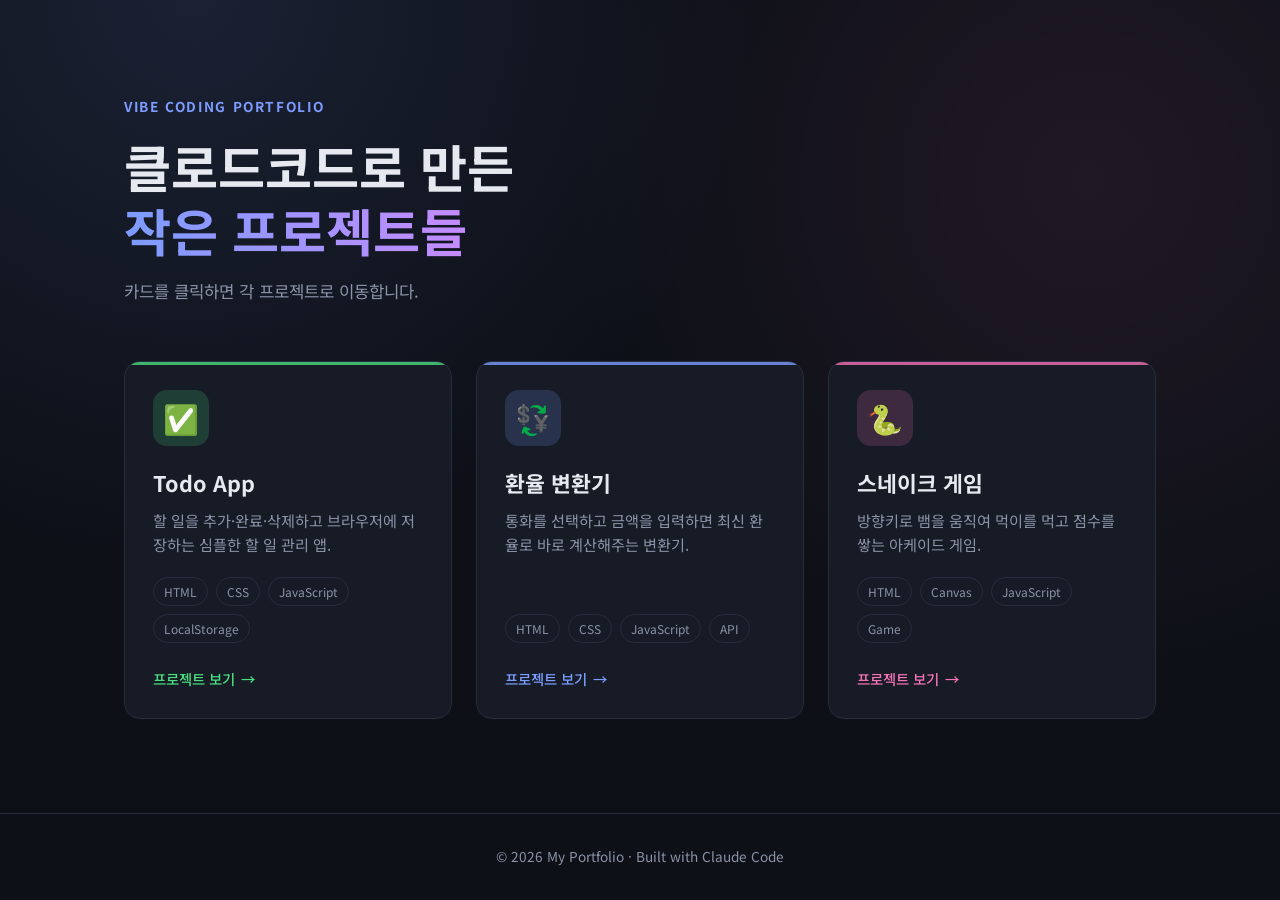
<file: index.html>
<!DOCTYPE html>
<html lang="ko">
<head>
  <meta charset="UTF-8">
  <meta name="viewport" content="width=device-width, initial-scale=1.0">
  <title>My Portfolio</title>
  <link rel="preconnect" href="https://fonts.googleapis.com">
  <link href="https://fonts.googleapis.com/css2?family=Noto+Sans+KR:wght@400;500;700&display=swap" rel="stylesheet">
  <link rel="stylesheet" href="style.css">
</head>
<body>
  <header class="hero">
    <p class="eyebrow">Vibe Coding Portfolio</p>
    <h1>클로드코드로 만든<br><span class="accent">작은 프로젝트들</span></h1>
    <p class="subtitle">카드를 클릭하면 각 프로젝트로 이동합니다.</p>
  </header>

  <main>
    <section class="grid" id="projects" aria-label="프로젝트 목록"></section>
  </main>

  <footer class="footer">
    <p>&copy; <span id="year"></span> My Portfolio · Built with Claude Code</p>
  </footer>

  <script src="main.js"></script>
</body>
</html>
</file>
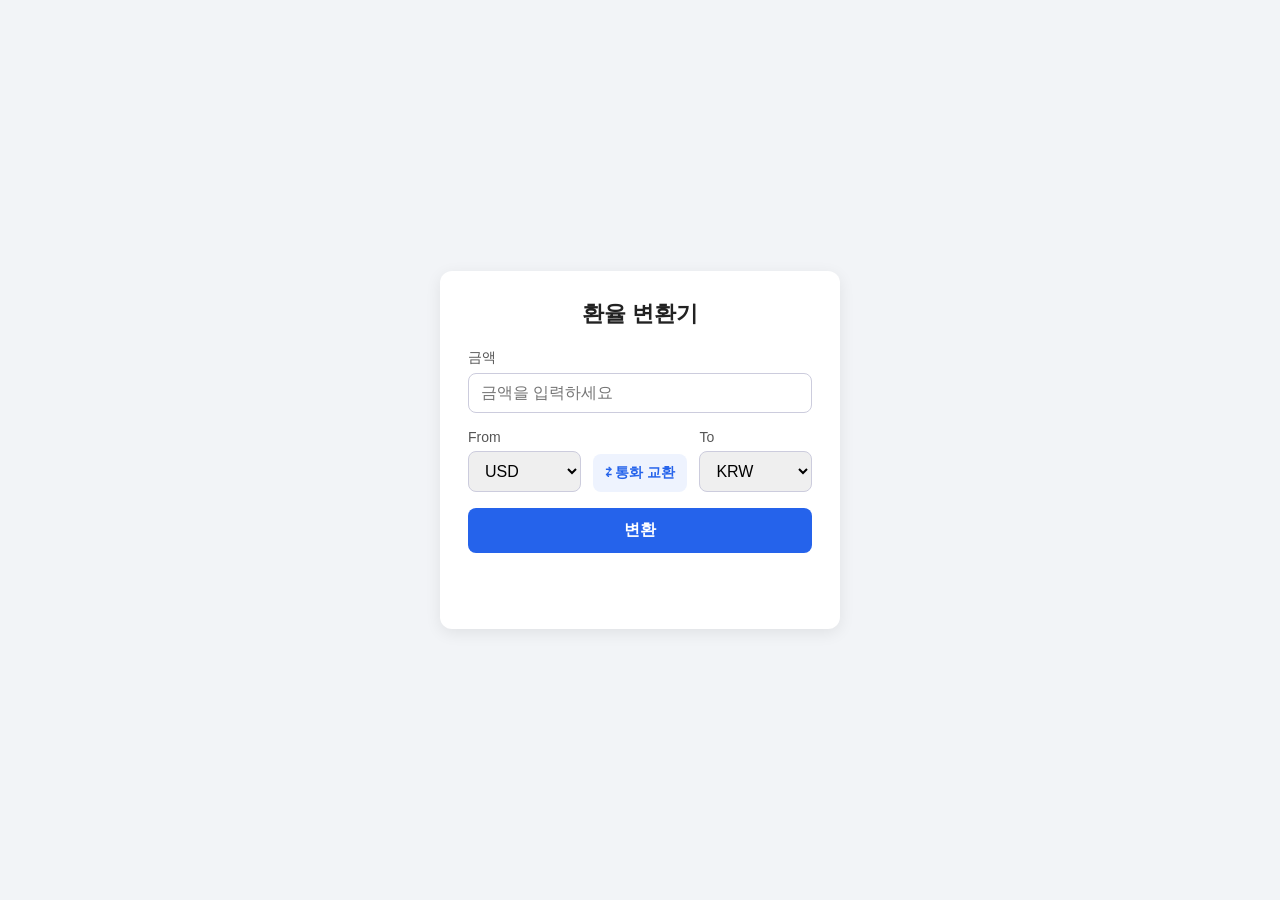
<file: projects/exchange/index.html>
<!DOCTYPE html>
<html lang="ko">
<head>
  <meta charset="UTF-8">
  <meta name="viewport" content="width=device-width, initial-scale=1.0">
  <title>환율 변환기</title>
  <link rel="stylesheet" href="style.css">
</head>
<body>
  <main class="converter">
    <h1>환율 변환기</h1>

    <label for="amount">금액</label>
    <input type="number" id="amount" min="0" step="any" placeholder="금액을 입력하세요">

    <div class="row">
      <div class="field">
        <label for="from">From</label>
        <select id="from">
          <option value="USD">USD</option>
          <option value="EUR">EUR</option>
          <option value="KRW">KRW</option>
          <option value="JPY">JPY</option>
        </select>
      </div>
      <button type="button" id="swap-btn" title="From/To 통화 교환">⇄ 통화 교환</button>
      <div class="field">
        <label for="to">To</label>
        <select id="to">
          <option value="USD">USD</option>
          <option value="EUR">EUR</option>
          <option value="KRW" selected>KRW</option>
          <option value="JPY">JPY</option>
        </select>
      </div>
    </div>

    <button id="convert">변환</button>

    <div id="result" class="result"></div>
  </main>

  <script src="main.js"></script>
</body>
</html>
</file>
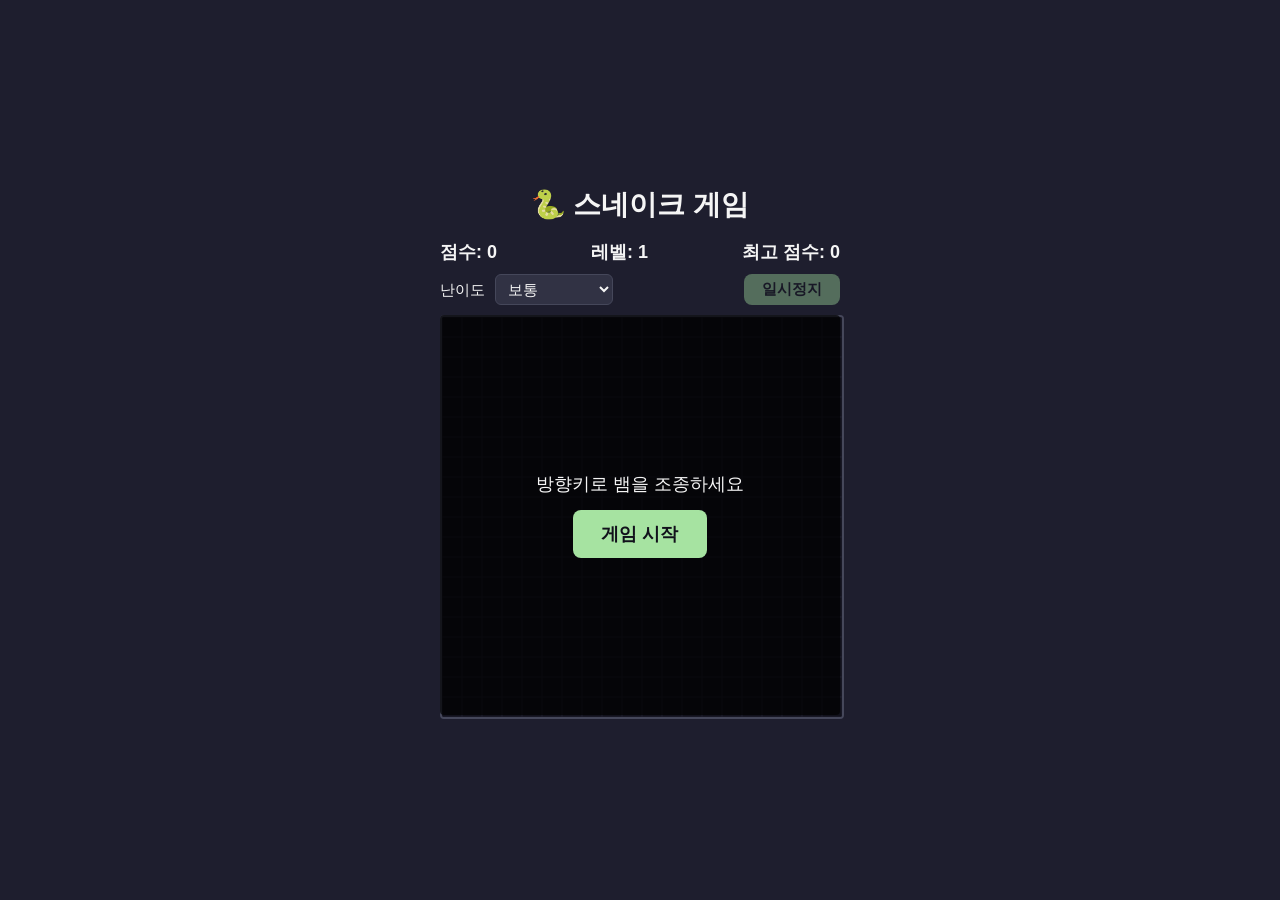
<file: projects/snake/index.html>
<!DOCTYPE html>
<html lang="ko">
<head>
  <meta charset="UTF-8" />
  <meta name="viewport" content="width=device-width, initial-scale=1.0" />
  <title>스네이크 게임</title>
  <link rel="stylesheet" href="style.css" />
</head>
<body>
  <main class="container">
    <h1>🐍 스네이크 게임</h1>

    <div class="scoreboard">
      <div>점수: <span id="score">0</span></div>
      <div>레벨: <span id="level">1</span></div>
      <div>최고 점수: <span id="high-score">0</span></div>
    </div>

    <div class="controls">
      <label>
        난이도
        <select id="difficulty">
          <option value="200">쉬움</option>
          <option value="150" selected>보통</option>
          <option value="100">어려움</option>
          <option value="50">매우 어려움</option>
        </select>
      </label>
      <button id="pause-btn" class="small" disabled>일시정지</button>
    </div>

    <div class="board">
      <canvas id="game" width="400" height="400"></canvas>

      <div id="start-screen" class="overlay">
        <p>방향키로 뱀을 조종하세요</p>
        <button id="start-btn">게임 시작</button>
      </div>

      <div id="pause-screen" class="overlay hidden">
        <h2 class="paused">일시정지</h2>
      </div>

      <div id="gameover-screen" class="overlay hidden">
        <h2>게임 오버</h2>
        <p>점수: <span id="final-score">0</span> · 레벨: <span id="final-level">1</span></p>
        <button id="restart-btn">다시 시작</button>
      </div>
    </div>
  </main>

  <script src="main.js"></script>
</body>
</html>
</file>
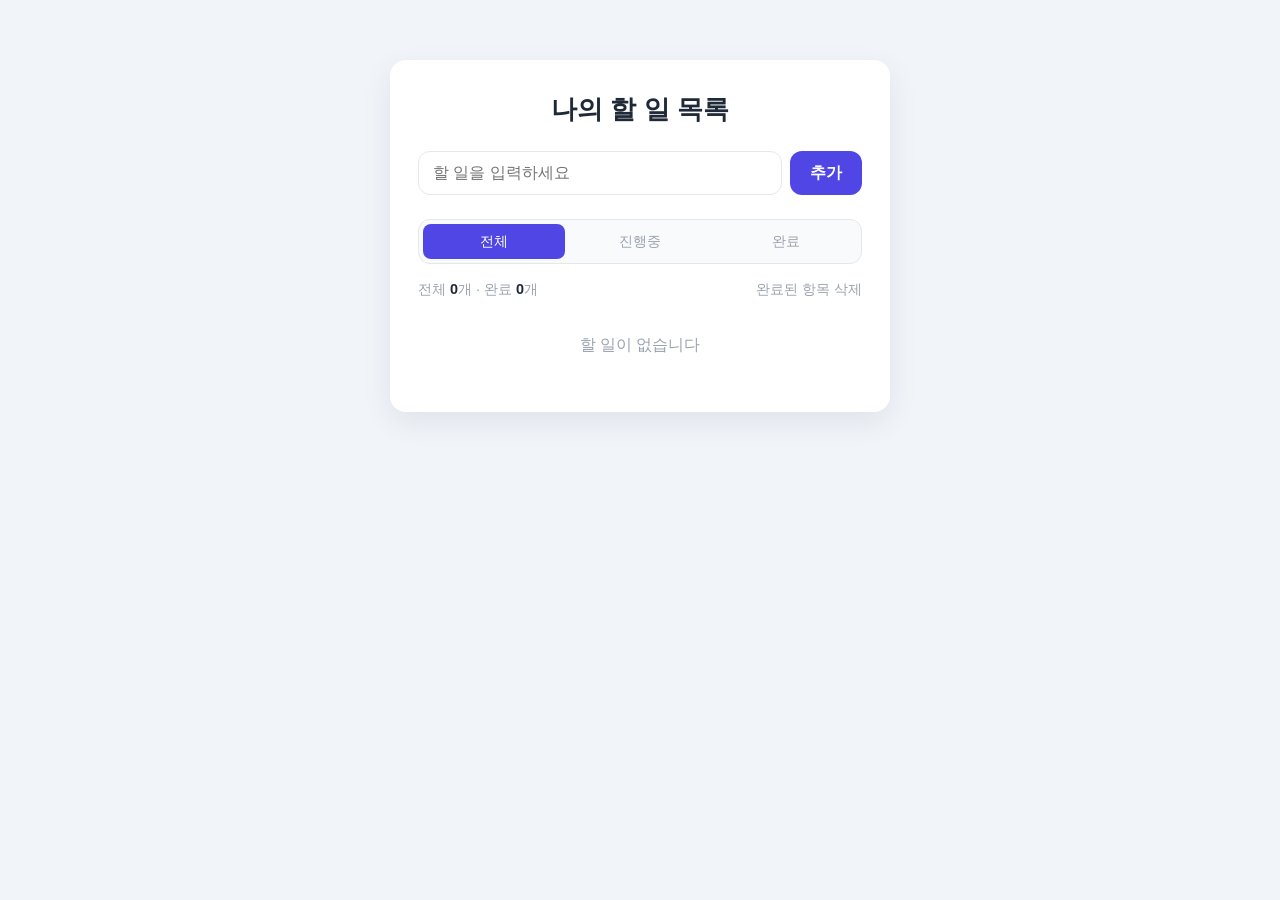
<file: projects/todo/index.html>
<!DOCTYPE html>
<html lang="ko">
<head>
  <meta charset="UTF-8">
  <meta name="viewport" content="width=device-width, initial-scale=1.0">
  <title>나의 할 일 목록</title>
  <link rel="stylesheet" href="style.css">
</head>
<body>
  <main class="container">
    <div class="card">
      <h1 class="title">나의 할 일 목록</h1>

      <form class="todo-form" id="todo-form">
        <input
          type="text"
          id="todo-input"
          class="todo-input"
          placeholder="할 일을 입력하세요"
          autocomplete="off"
        >
        <button type="submit" id="add-button" class="add-button">추가</button>
      </form>

      <div class="filters" id="filters">
        <button type="button" class="filter-button active" data-filter="all">전체</button>
        <button type="button" class="filter-button" data-filter="active">진행중</button>
        <button type="button" class="filter-button" data-filter="completed">완료</button>
      </div>

      <div class="toolbar">
        <p class="todo-stats" id="todo-stats"></p>
        <button type="button" class="clear-button" id="clear-completed">완료된 항목 삭제</button>
      </div>

      <ul class="todo-list" id="todo-list"></ul>
    </div>
  </main>

  <script src="main.js"></script>
</body>
</html>
</file>
<file: style.css>
:root {
  --bg: #0d1017;
  --surface: #161b25;
  --surface-hover: #1c2230;
  --border: #262d3d;
  --text: #e6e9ef;
  --text-muted: #8b93a7;
  --accent: #7c9cff;
  --radius: 16px;
}

* {
  margin: 0;
  padding: 0;
  box-sizing: border-box;
}

body {
  min-height: 100vh;
  background:
    radial-gradient(circle at 15% 0%, rgba(124, 156, 255, 0.12), transparent 40%),
    radial-gradient(circle at 85% 20%, rgba(255, 124, 196, 0.08), transparent 40%),
    var(--bg);
  color: var(--text);
  font-family: "Noto Sans KR", system-ui, sans-serif;
  line-height: 1.6;
  display: flex;
  flex-direction: column;
}

/* ---------- Hero ---------- */
.hero {
  max-width: 1080px;
  width: 100%;
  margin: 0 auto;
  padding: 96px 24px 56px;
}

.eyebrow {
  color: var(--accent);
  font-size: 0.85rem;
  font-weight: 700;
  letter-spacing: 0.12em;
  text-transform: uppercase;
  margin-bottom: 16px;
}

.hero h1 {
  font-size: clamp(2rem, 5vw, 3.2rem);
  line-height: 1.25;
  font-weight: 700;
  margin-bottom: 16px;
}

.accent {
  background: linear-gradient(90deg, #7c9cff, #c58bff);
  -webkit-background-clip: text;
  background-clip: text;
  color: transparent;
}

.subtitle {
  color: var(--text-muted);
  font-size: 1.05rem;
}

/* ---------- Grid ---------- */
main {
  flex: 1;
  max-width: 1080px;
  width: 100%;
  margin: 0 auto;
  padding: 0 24px 80px;
}

.grid {
  display: grid;
  grid-template-columns: repeat(auto-fit, minmax(280px, 1fr));
  gap: 24px;
}

/* ---------- Card ---------- */
.card {
  position: relative;
  display: flex;
  flex-direction: column;
  background: var(--surface);
  border: 1px solid var(--border);
  border-radius: var(--radius);
  padding: 28px;
  color: inherit;
  text-decoration: none;
  overflow: hidden;
  opacity: 0;
  animation: fadeUp 0.6s ease forwards;
  transition: transform 0.25s ease, border-color 0.25s ease, background 0.25s ease, box-shadow 0.25s ease;
}

.card::before {
  content: "";
  position: absolute;
  inset: 0 0 auto 0;
  height: 3px;
  background: var(--card-color);
  opacity: 0.8;
}

.card:hover,
.card:focus-visible {
  transform: translateY(-6px);
  background: var(--surface-hover);
  border-color: var(--card-color);
  box-shadow: 0 16px 40px -12px var(--card-glow);
  outline: none;
}

.card-icon {
  width: 56px;
  height: 56px;
  display: grid;
  place-items: center;
  font-size: 1.8rem;
  border-radius: 14px;
  background: var(--card-glow);
  margin-bottom: 20px;
}

.card h2 {
  font-size: 1.35rem;
  font-weight: 700;
  margin-bottom: 8px;
}

.card p {
  color: var(--text-muted);
  font-size: 0.95rem;
  margin-bottom: 20px;
  flex: 1;
}

.tags {
  display: flex;
  flex-wrap: wrap;
  gap: 8px;
  margin-bottom: 24px;
  list-style: none;
}

.tags li {
  font-size: 0.75rem;
  padding: 4px 10px;
  border-radius: 999px;
  border: 1px solid var(--border);
  color: var(--text-muted);
}

.card-link {
  font-size: 0.9rem;
  font-weight: 500;
  color: var(--card-color);
  display: inline-flex;
  align-items: center;
  gap: 6px;
}

.card-link .arrow {
  transition: transform 0.25s ease;
}

.card:hover .arrow {
  transform: translateX(4px);
}

@keyframes fadeUp {
  from { opacity: 0; transform: translateY(20px); }
  to   { opacity: 1; transform: translateY(0); }
}

/* ---------- Footer ---------- */
.footer {
  text-align: center;
  padding: 32px 24px;
  color: var(--text-muted);
  font-size: 0.85rem;
  border-top: 1px solid var(--border);
}

@media (max-width: 600px) {
  .hero { padding: 64px 16px 40px; }
  main { padding: 0 16px 56px; }
}

@media (prefers-reduced-motion: reduce) {
  .card { animation: none; opacity: 1; transition: none; }
}
</file>
<file: projects/exchange/style.css>
* {
  box-sizing: border-box;
}

body {
  margin: 0;
  min-height: 100vh;
  display: flex;
  align-items: center;
  justify-content: center;
  background: #f2f4f7;
  font-family: "Pretendard", "Malgun Gothic", sans-serif;
  color: #222;
}

.converter {
  width: 100%;
  max-width: 400px;
  margin: 16px;
  padding: 28px;
  background: #fff;
  border-radius: 12px;
  box-shadow: 0 4px 16px rgba(0, 0, 0, 0.08);
}

h1 {
  margin: 0 0 20px;
  font-size: 22px;
  text-align: center;
}

label {
  display: block;
  margin-bottom: 6px;
  font-size: 14px;
  color: #555;
}

input,
select {
  width: 100%;
  padding: 10px 12px;
  font-size: 16px;
  border: 1px solid #ccd;
  border-radius: 8px;
  margin-bottom: 16px;
}

.row {
  display: flex;
  gap: 12px;
}

.field {
  flex: 1;
  min-width: 0;
}

#swap-btn {
  width: auto;
  align-self: flex-end;
  margin-bottom: 16px;
  padding: 10px 12px;
  font-size: 14px;
  white-space: nowrap;
  color: #2563eb;
  background: #eef3fe;
}

#swap-btn:hover {
  background: #dce6fd;
}

button {
  width: 100%;
  padding: 12px;
  font-size: 16px;
  font-weight: bold;
  color: #fff;
  background: #2563eb;
  border: none;
  border-radius: 8px;
  cursor: pointer;
}

button:hover {
  background: #1d4ed8;
}

button:disabled {
  background: #93a8d8;
  cursor: default;
}

.result {
  margin-top: 20px;
  min-height: 28px;
  font-size: 20px;
  font-weight: bold;
  text-align: center;
}

.result.error {
  font-size: 15px;
  color: #d33;
}
</file>
<file: projects/snake/style.css>
* {
  box-sizing: border-box;
  margin: 0;
  padding: 0;
}

body {
  min-height: 100vh;
  display: flex;
  align-items: center;
  justify-content: center;
  background: #1e1e2e;
  color: #f5f5f5;
  font-family: "Segoe UI", "Malgun Gothic", sans-serif;
}

.container {
  text-align: center;
}

h1 {
  margin-bottom: 16px;
  font-size: 28px;
}

.scoreboard {
  display: flex;
  justify-content: space-between;
  width: 400px;
  margin: 0 auto 10px;
  font-size: 18px;
  font-weight: bold;
}

.board {
  position: relative;
  width: 400px;
  height: 400px;
  margin: 0 auto;
}

canvas {
  display: block;
  background: #11111b;
  border: 2px solid #45475a;
  border-radius: 4px;
}

.overlay {
  position: absolute;
  inset: 0;
  display: flex;
  flex-direction: column;
  align-items: center;
  justify-content: center;
  gap: 14px;
  background: rgba(0, 0, 0, 0.7);
  border-radius: 4px;
}

.overlay h2 {
  font-size: 32px;
  color: #f38ba8;
}

.overlay p {
  font-size: 18px;
}

.hidden {
  display: none;
}

button {
  padding: 12px 28px;
  font-size: 18px;
  font-weight: bold;
  color: #11111b;
  background: #a6e3a1;
  border: none;
  border-radius: 8px;
  cursor: pointer;
  transition: transform 0.1s, background 0.2s;
}

button:hover:not(:disabled) {
  background: #94e2d5;
  transform: scale(1.05);
}

button:disabled {
  opacity: 0.4;
  cursor: not-allowed;
}

button.small {
  padding: 6px 16px;
  font-size: 15px;
  min-width: 96px;
}

.controls {
  display: flex;
  justify-content: space-between;
  align-items: center;
  width: 400px;
  margin: 0 auto 10px;
  font-size: 15px;
}

select {
  margin-left: 6px;
  padding: 5px 8px;
  font-size: 15px;
  border-radius: 6px;
  border: 1px solid #45475a;
  background: #313244;
  color: #f5f5f5;
}

select:disabled {
  opacity: 0.5;
}

.overlay h2.paused {
  color: #f9e2af;
}
</file>
<file: projects/todo/style.css>
* {
  margin: 0;
  padding: 0;
  box-sizing: border-box;
}

:root {
  --bg: #f1f4f9;
  --card: #ffffff;
  --text: #1f2937;
  --muted: #9ca3af;
  --border: #e5e7eb;
  --primary: #4f46e5;
  --primary-hover: #4338ca;
  --item-bg: #f9fafb;
  --radius: 12px;
}

body {
  font-family: -apple-system, BlinkMacSystemFont, "Segoe UI", "Malgun Gothic",
    "Apple SD Gothic Neo", sans-serif;
  background: var(--bg);
  color: var(--text);
  min-height: 100vh;
  display: flex;
  justify-content: center;
  align-items: flex-start;
  padding: 60px 16px;
}

.container {
  width: 100%;
  max-width: 500px;
}

.card {
  background: var(--card);
  border-radius: 16px;
  padding: 32px 28px;
  box-shadow: 0 10px 30px rgba(31, 41, 55, 0.08);
}

.title {
  font-size: 1.6rem;
  font-weight: 700;
  text-align: center;
  margin-bottom: 24px;
}

/* 입력 영역 */
.todo-form {
  display: flex;
  gap: 8px;
  margin-bottom: 24px;
}

.todo-input {
  flex: 1;
  padding: 12px 14px;
  font-size: 1rem;
  border: 1px solid var(--border);
  border-radius: var(--radius);
  outline: none;
  transition: border-color 0.2s, box-shadow 0.2s;
}

.todo-input:focus {
  border-color: var(--primary);
  box-shadow: 0 0 0 3px rgba(79, 70, 229, 0.15);
}

.add-button {
  padding: 0 20px;
  font-size: 1rem;
  font-weight: 600;
  color: #fff;
  background: var(--primary);
  border: none;
  border-radius: var(--radius);
  cursor: pointer;
  transition: background 0.2s;
}

.add-button:hover {
  background: var(--primary-hover);
}

/* 필터 버튼 */
.filters {
  display: flex;
  gap: 4px;
  padding: 4px;
  background: var(--item-bg);
  border: 1px solid var(--border);
  border-radius: var(--radius);
  margin-bottom: 16px;
}

.filter-button {
  flex: 1;
  padding: 8px 0;
  font-size: 0.9rem;
  font-weight: 500;
  color: var(--muted);
  background: none;
  border: none;
  border-radius: 8px;
  cursor: pointer;
  transition: background 0.2s, color 0.2s;
}

.filter-button:hover {
  color: var(--text);
}

.filter-button.active {
  color: #fff;
  background: var(--primary);
}

/* 개수 + 일괄 삭제 */
.toolbar {
  display: flex;
  justify-content: space-between;
  align-items: center;
  margin-bottom: 12px;
}

.clear-button {
  font-size: 0.85rem;
  color: #ef4444;
  background: none;
  border: none;
  cursor: pointer;
}

.clear-button:hover:not(:disabled) {
  text-decoration: underline;
}

.clear-button:disabled {
  color: var(--muted);
  cursor: default;
}

/* 할 일 개수 */
.todo-stats {
  font-size: 0.9rem;
  color: var(--muted);
}

.todo-stats strong {
  color: var(--text);
}

/* 할 일 목록 */
.todo-list {
  list-style: none;
  display: flex;
  flex-direction: column;
  gap: 8px;
}

.todo-list:empty::before {
  content: "할 일이 없습니다";
  display: block;
  text-align: center;
  color: var(--muted);
  padding: 24px 0;
}

.todo-item {
  display: flex;
  align-items: center;
  gap: 12px;
  padding: 12px 14px;
  background: var(--item-bg);
  border: 1px solid var(--border);
  border-radius: var(--radius);
}

.todo-item .todo-checkbox {
  width: 18px;
  height: 18px;
  accent-color: var(--primary);
  cursor: pointer;
}

.todo-item .todo-text {
  flex: 1;
  word-break: break-all;
}

.todo-item .delete-button {
  border: none;
  background: none;
  color: var(--muted);
  font-size: 1.1rem;
  cursor: pointer;
}

.todo-item .delete-button:hover {
  color: #ef4444;
}

/* 완료된 항목: 취소선 */
.todo-item.completed .todo-text {
  text-decoration: line-through;
  color: var(--muted);
}
</file>
